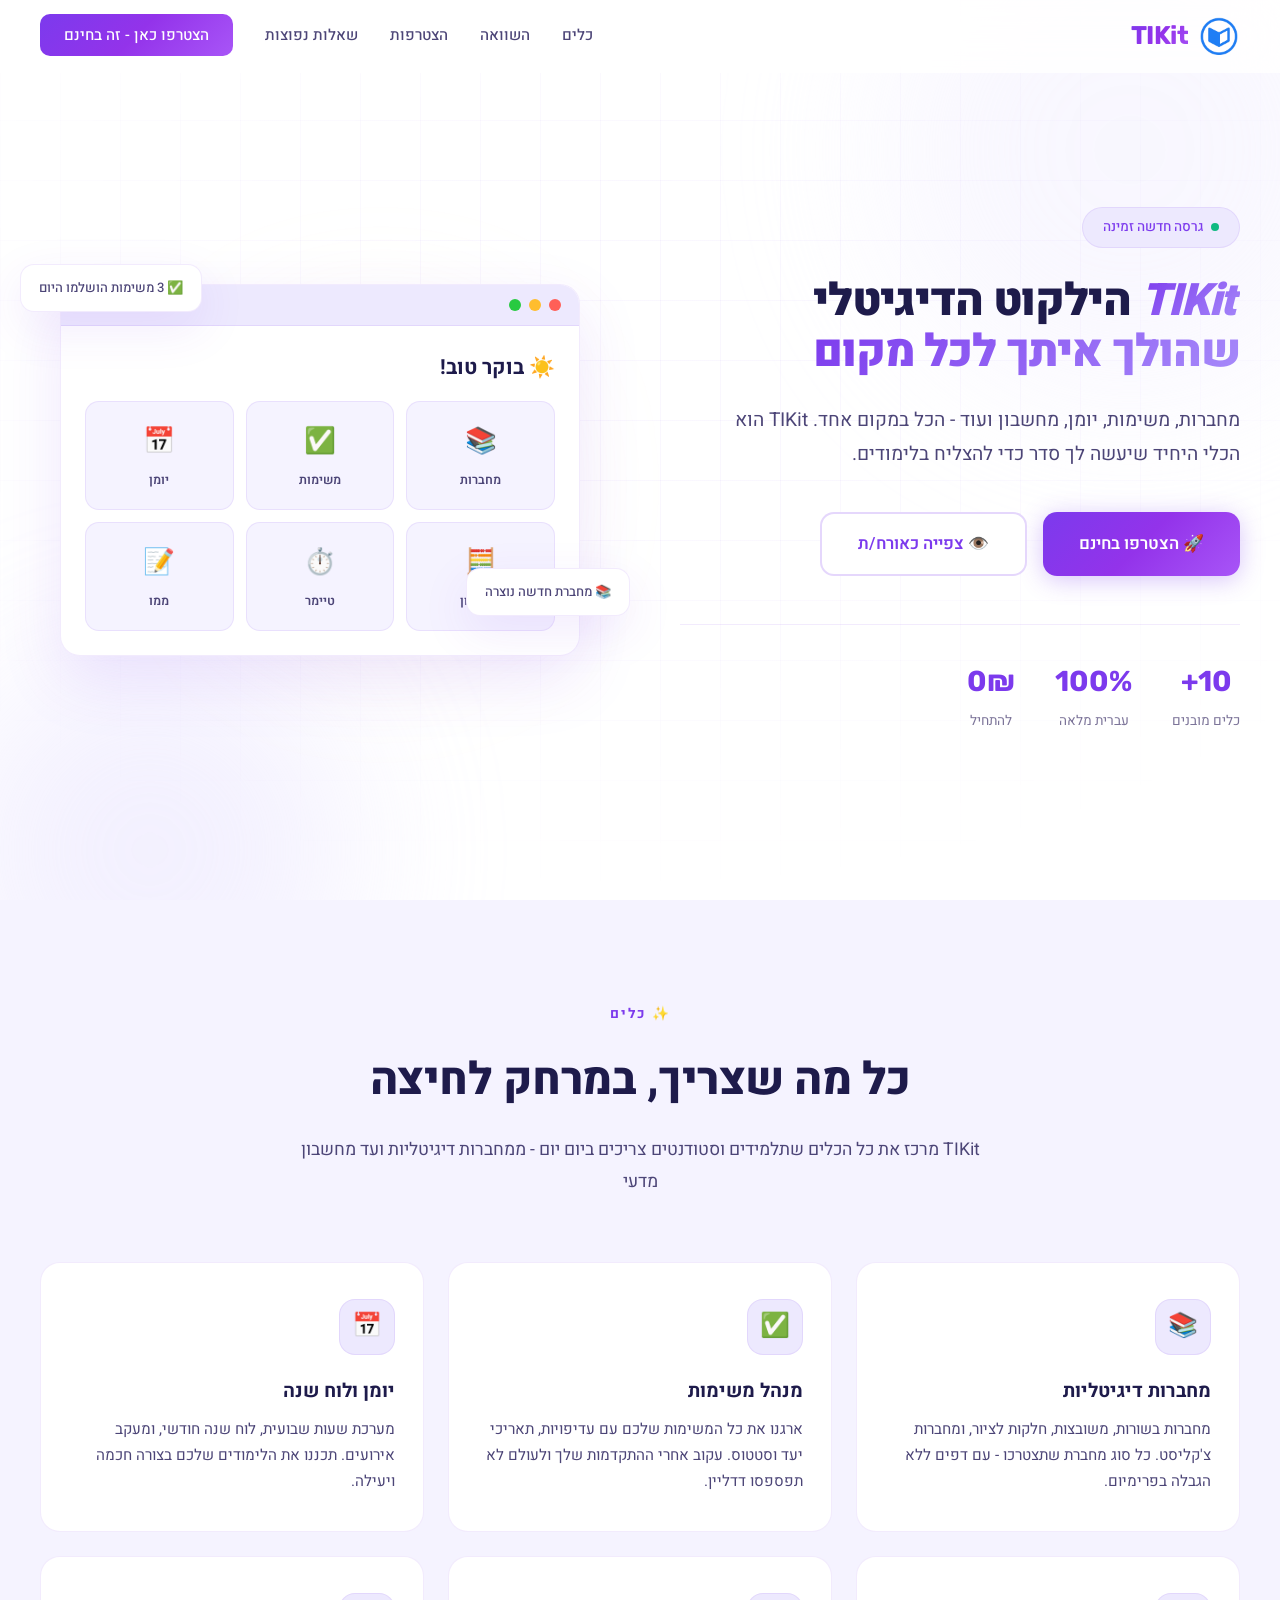
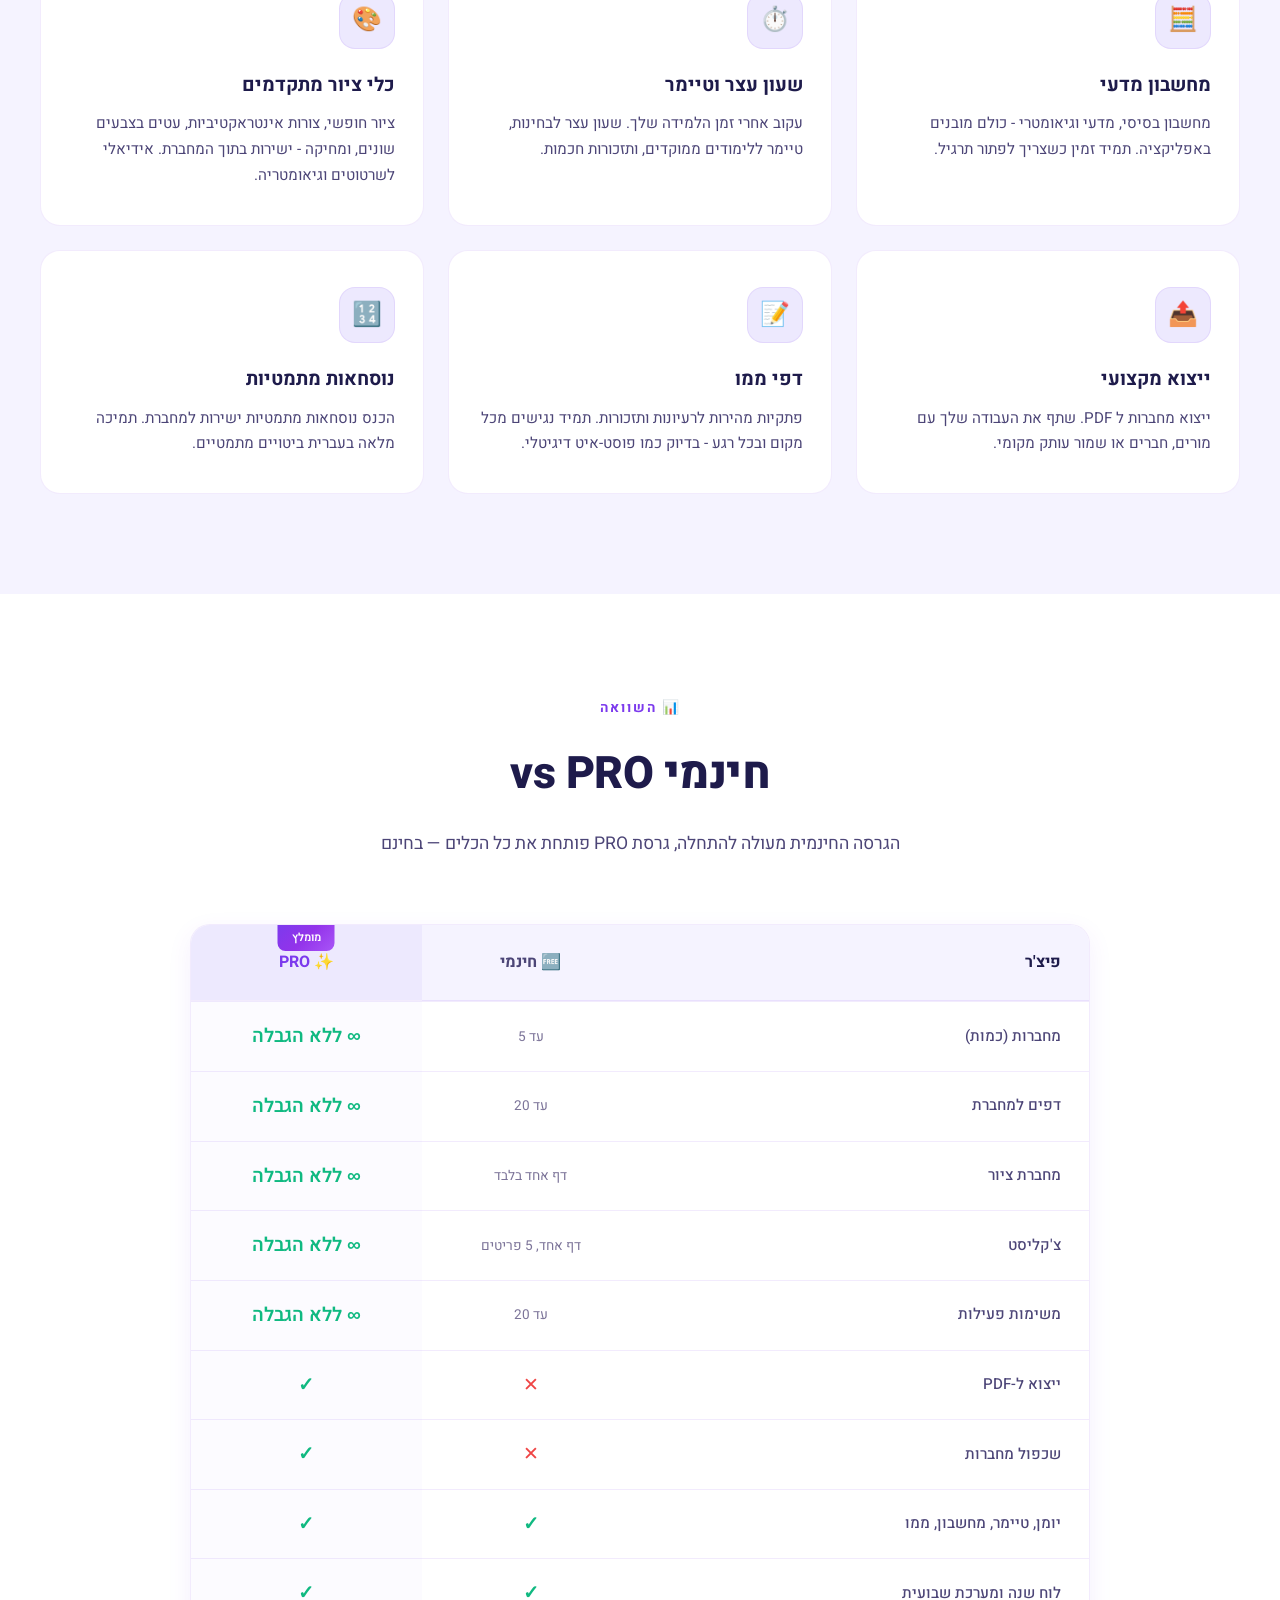
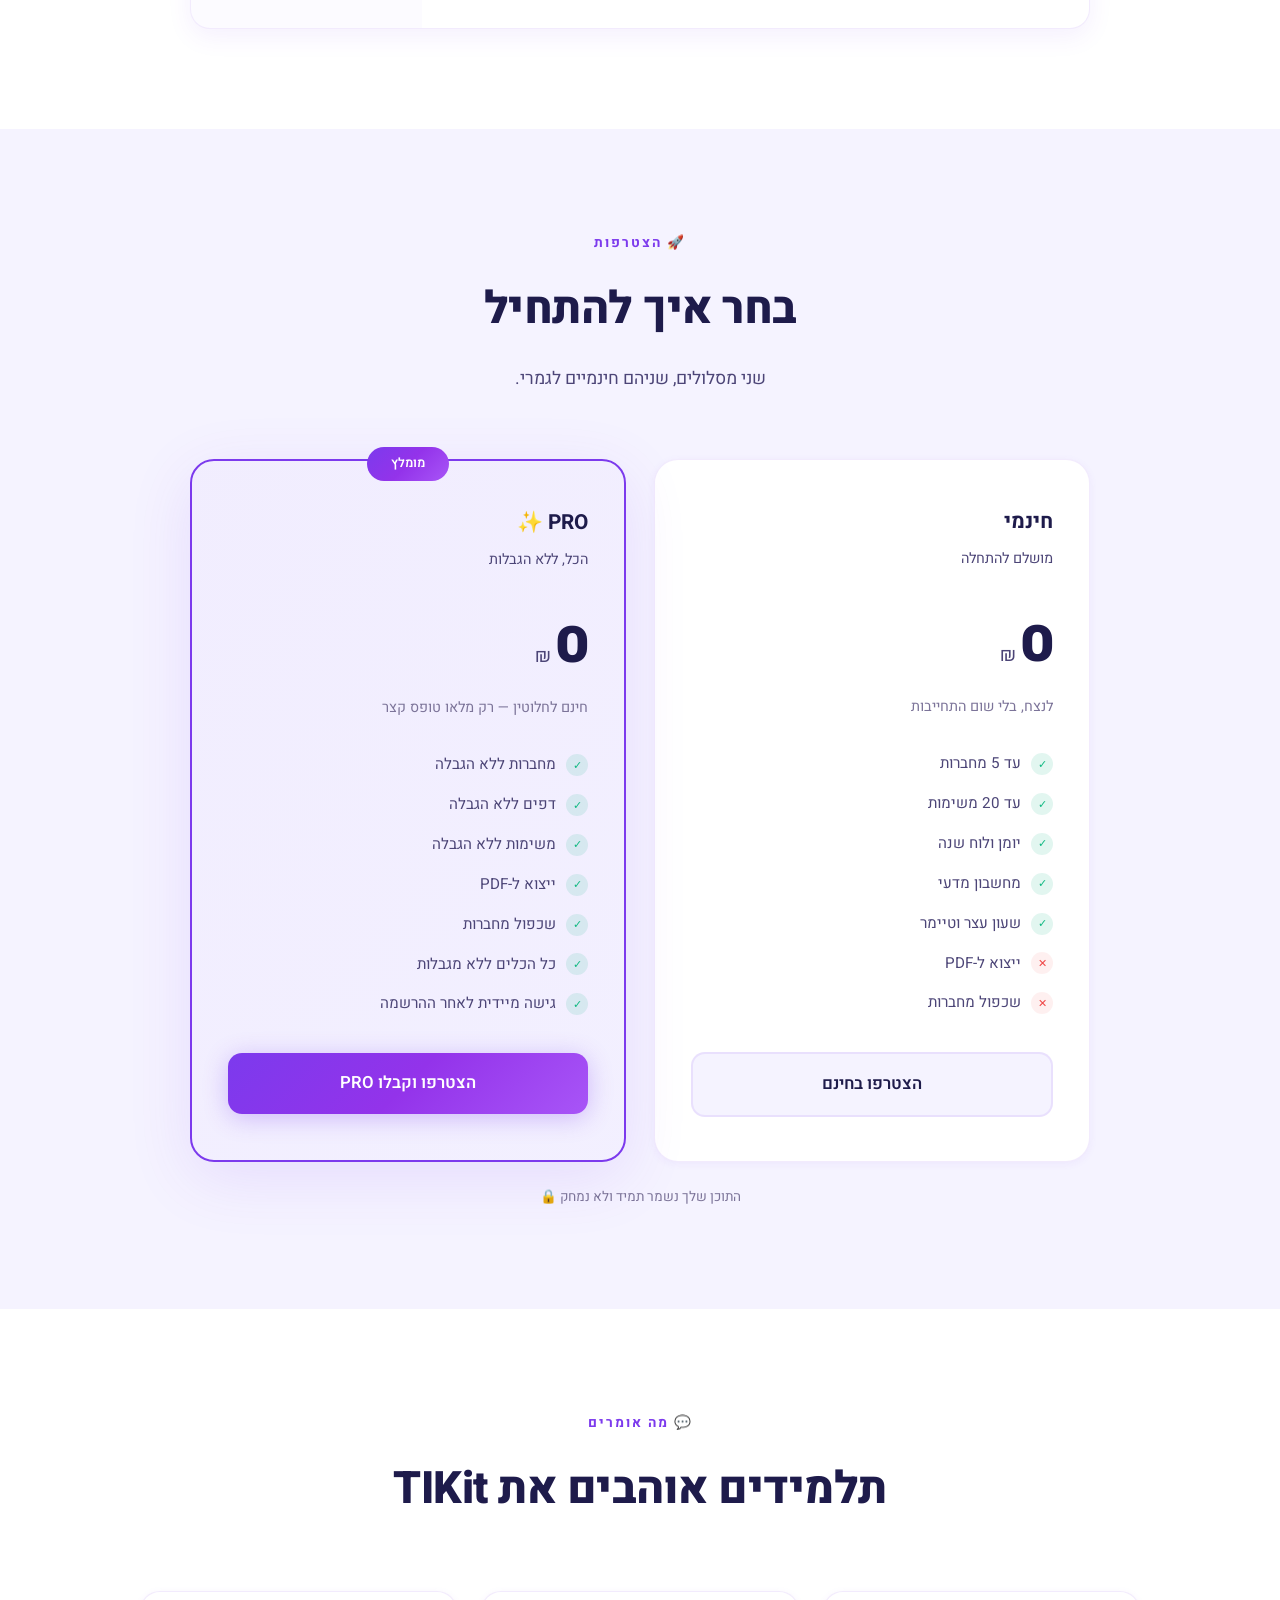
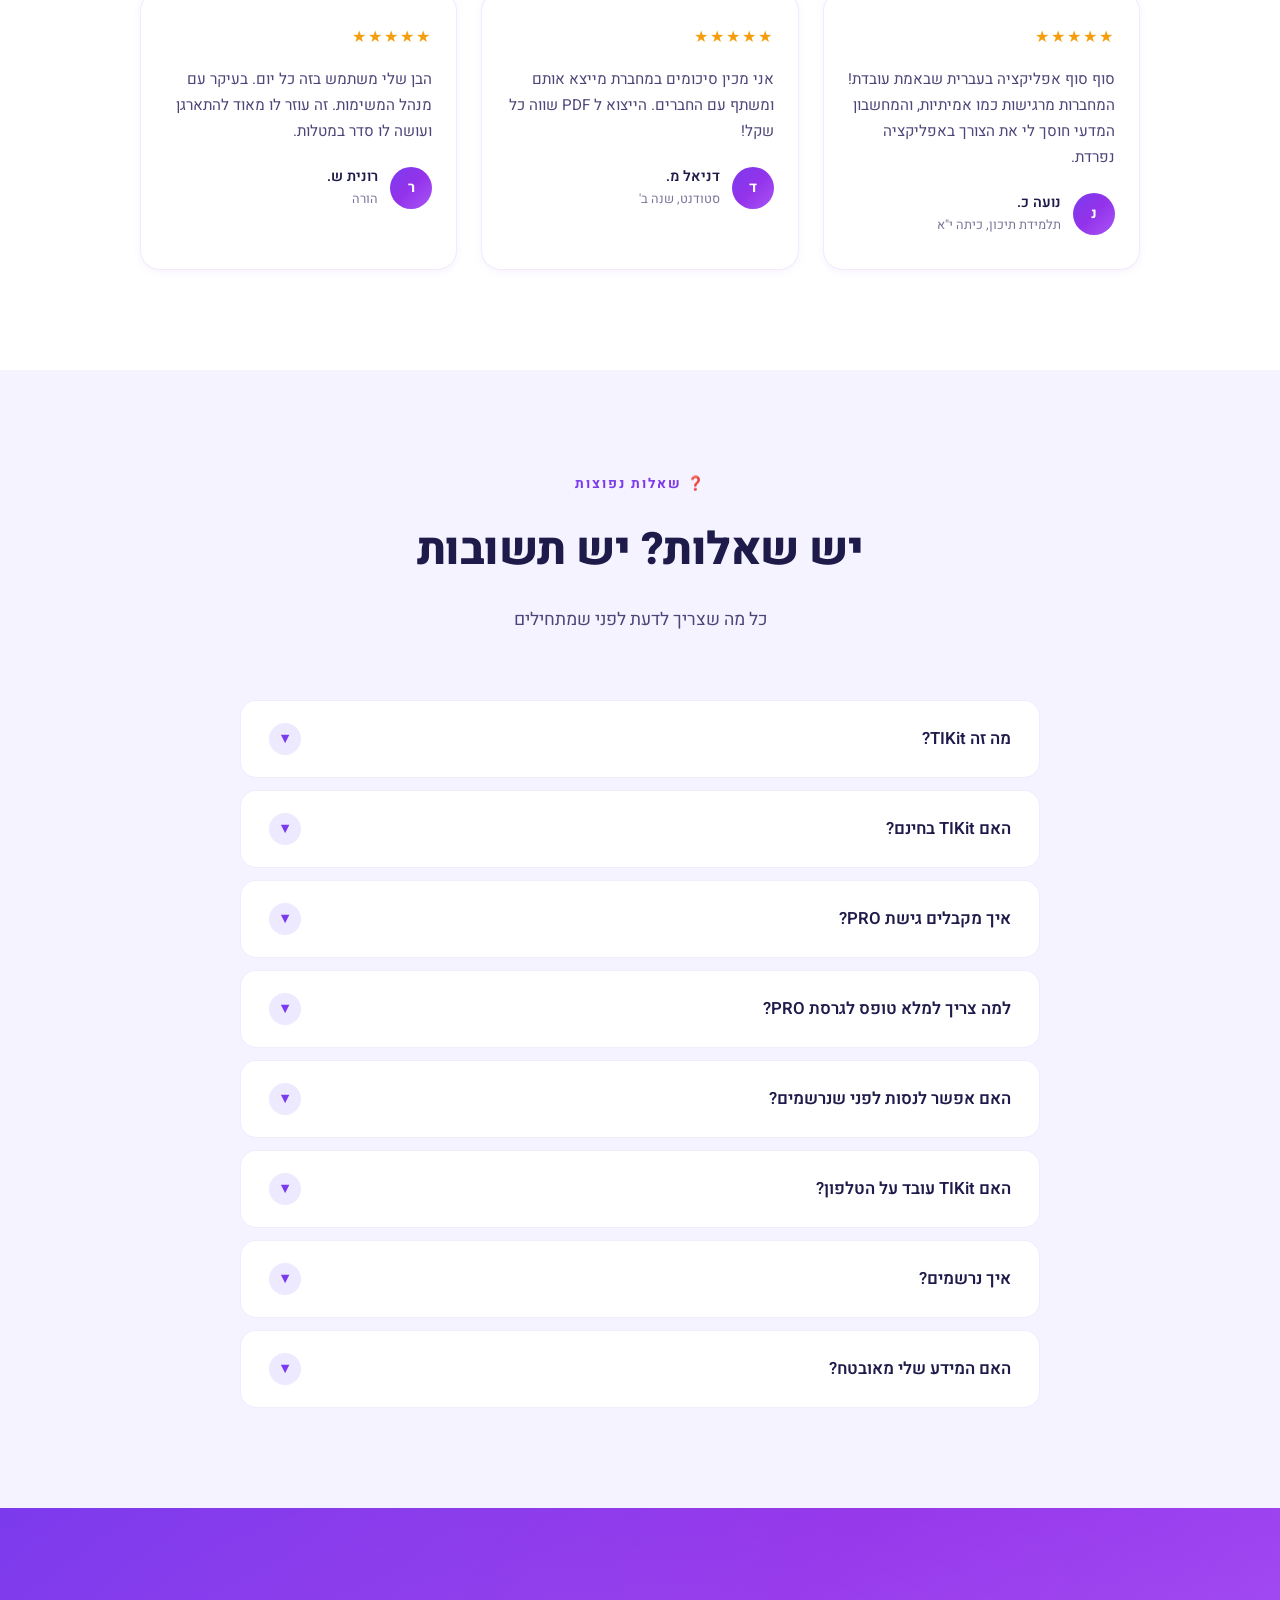
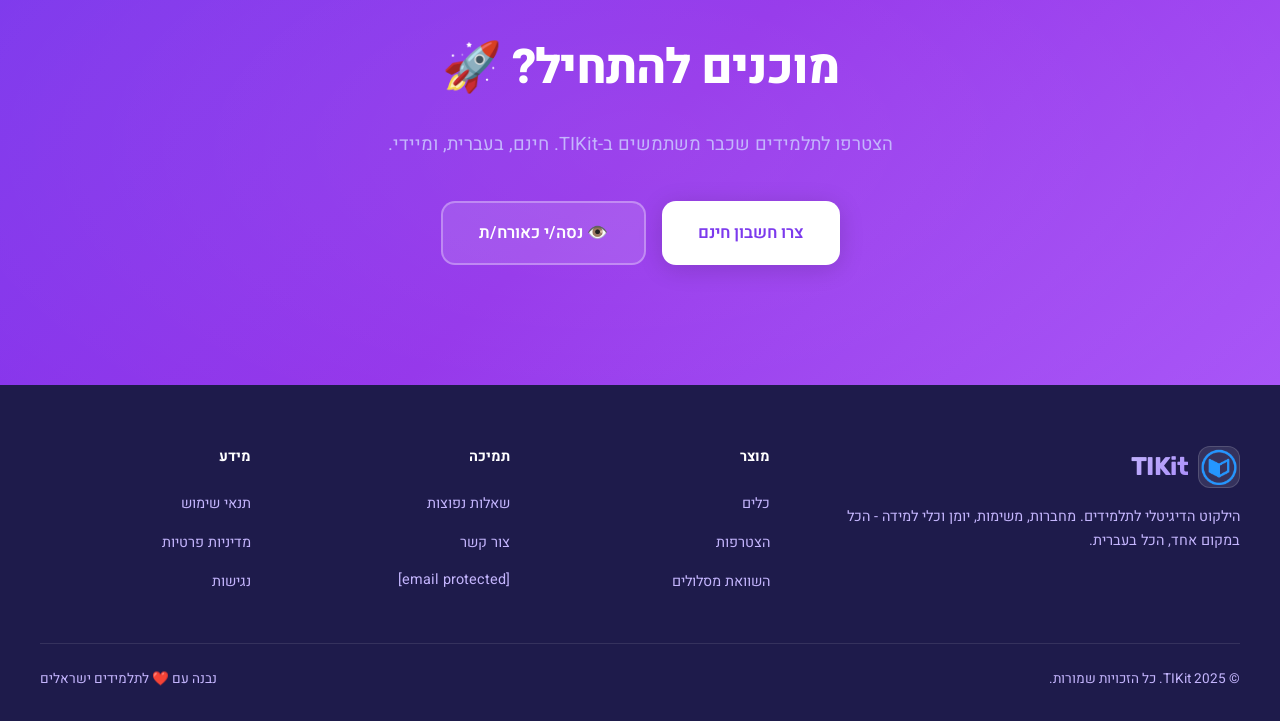
<file: tikit-landing.html>
<!DOCTYPE html>
<html lang="he" dir="rtl">
<head>
    <meta charset="UTF-8">
    <meta name="viewport" content="width=device-width, initial-scale=1.0">
    <title>TIKit - הילקוט החכם שלך</title>

    <!-- Favicon -->
    <link rel="icon" type="image/png" href="logo.png">

    <link href="https://fonts.googleapis.com/css2?family=Heebo:wght@300;400;500;600;700;800;900&family=Rubik:wght@300;400;500;600;700&display=swap" rel="stylesheet">
    <style>
        :root {            --primary: #7C3AED;
            --primary-dark: #6D28D9;
            --primary-light: #A78BFA;
            --primary-lighter: #C4B5FD;
            --accent: #F59E0B;
            --accent-light: #FBBF24;

            /* Light-dark scheme */
            --bg-main: #F5F3FF;
            --bg-section: #FFFFFF;
            --bg-alt: #EDE9FE;
            --bg-card: #FFFFFF;
            --bg-card-hover: #FAF5FF;
            --bg-nav: rgba(255, 255, 255, 0.85);
            --bg-nav-scrolled: rgba(255, 255, 255, 0.97);
            --bg-footer: #1E1B4B;
            --bg-footer-2: #312E81;

            --text-primary: #1E1B4B;
            --text-secondary: #4C4577;
            --text-muted: #7C7499;
            --text-on-dark: #F5F3FF;
            --text-on-dark-secondary: #C4B5FD;

            --surface: rgba(124, 58, 237, 0.04);
            --border: rgba(124, 58, 237, 0.1);
            --border-strong: rgba(124, 58, 237, 0.2);
            --glow: rgba(124, 58, 237, 0.08);
            --success: #10B981;
            --gradient-1: linear-gradient(135deg, #7C3AED, #A78BFA, #F59E0B);
            --gradient-2: linear-gradient(135deg, #7C3AED 0%, #9333EA 50%, #A855F7 100%);
            --gradient-soft: linear-gradient(135deg, #EDE9FE, #F5F3FF, #FEF3C7);

            --shadow-sm: 0 2px 8px rgba(124, 58, 237, 0.06);
            --shadow-md: 0 8px 24px rgba(124, 58, 237, 0.08);
            --shadow-lg: 0 16px 48px rgba(124, 58, 237, 0.1);
            --shadow-xl: 0 24px 64px rgba(124, 58, 237, 0.12);
        }

        * {
            margin: 0;
            padding: 0;
            box-sizing: border-box;
        }

        html {
            scroll-behavior: smooth;
        }

        body {
            font-family: 'Heebo', sans-serif;
            background: var(--bg-main);
            color: var(--text-primary);
            overflow-x: hidden;
            line-height: 1.7;
        }

        /* === NAVIGATION === */
        nav {
            position: fixed;
            top: 0;
            left: 0;
            right: 0;
            z-index: 1000;
            padding: 14px 40px;
            display: flex;
            justify-content: space-between;
            align-items: center;
            transition: all 0.4s ease;
            backdrop-filter: blur(20px);
            background: var(--bg-nav);
            border-bottom: 1px solid transparent;
        }

        nav.scrolled {
            background: var(--bg-nav-scrolled);
            border-bottom: 1px solid var(--border);
            box-shadow: var(--shadow-sm);
        }

        .nav-logo {
            display: flex;
            align-items: center;
            gap: 10px;
            text-decoration: none;
        }

        .nav-logo-icon {
            width: 42px;
            height: 42px;
            border-radius: 12px;
            object-fit: contain;
        }

        .nav-logo-text {
            font-family: 'Rubik', sans-serif;
            font-size: 1.6rem;
            font-weight: 700;
            background: var(--gradient-2);
            -webkit-background-clip: text;
            -webkit-text-fill-color: transparent;
            letter-spacing: -0.5px;
        }

        .nav-links {
            display: flex;
            gap: 32px;
            align-items: center;
            list-style: none;
        }

        .nav-links a {
            color: var(--text-secondary);
            text-decoration: none;
            font-size: 0.95rem;
            font-weight: 500;
            transition: color 0.3s;
            position: relative;
        }

        .nav-links a:hover {
            color: var(--primary);
        }

        .nav-links a::after {
            content: '';
            position: absolute;
            bottom: -4px;
            right: 0;
            width: 0;
            height: 2px;
            background: var(--primary);
            transition: width 0.3s ease;
        }

        .nav-links a:hover::after {
            width: 100%;
        }

        .nav-cta {
            background: var(--gradient-2) !important;
            color: white !important;
            padding: 10px 24px;
            border-radius: 10px;
            font-weight: 600;
            transition: transform 0.3s, box-shadow 0.3s !important;
            border: none;
            cursor: pointer;
        }

        .nav-cta:hover {
            transform: translateY(-2px);
            box-shadow: 0 6px 24px rgba(124, 58, 237, 0.35);
        }

        .nav-cta::after {
            display: none !important;
        }

        .mobile-menu-btn {
            display: none;
            background: none;
            border: none;
            color: var(--text-primary);
            font-size: 1.5rem;
            cursor: pointer;
            padding: 8px;
        }

        /* === HERO SECTION === */
        .hero {
            min-height: 100vh;
            display: flex;
            align-items: center;
            justify-content: center;
            position: relative;
            padding: 120px 40px 80px;
            overflow: hidden;
            background: var(--bg-section);
        }

        .hero-bg-shapes {
            position: absolute;
            inset: 0;
            overflow: hidden;
            pointer-events: none;
        }

        .hero-bg-shapes .shape {
            position: absolute;
            border-radius: 50%;
            filter: blur(80px);
            opacity: 0.35;
        }

        .hero-bg-shapes .shape-1 {
            width: 500px;
            height: 500px;
            background: #EDE9FE;
            top: -100px;
            right: -100px;
        }

        .hero-bg-shapes .shape-2 {
            width: 400px;
            height: 400px;
            background: #DDD6FE;
            bottom: -150px;
            left: -50px;
        }

        .hero-bg-shapes .shape-3 {
            width: 250px;
            height: 250px;
            background: #FEF3C7;
            top: 40%;
            left: 20%;
        }

        .hero-bg-grid {
            position: absolute;
            inset: 0;
            background-image: 
                linear-gradient(rgba(124, 58, 237, 0.04) 1px, transparent 1px),
                linear-gradient(90deg, rgba(124, 58, 237, 0.04) 1px, transparent 1px);
            background-size: 60px 60px;
            mask-image: radial-gradient(ellipse 70% 60% at 50% 40%, black 30%, transparent 100%);
        }

        .hero-content {
            max-width: 1200px;
            width: 100%;
            display: grid;
            grid-template-columns: 1fr 1fr;
            gap: 80px;
            align-items: center;
            position: relative;
            z-index: 1;
        }

        .hero-text {
            animation: fadeInRight 1s ease;
        }

        .hero-badge {
            display: inline-flex;
            align-items: center;
            gap: 8px;
            background: var(--bg-alt);
            border: 1px solid var(--border);
            border-radius: 100px;
            padding: 8px 20px;
            font-size: 0.85rem;
            color: var(--primary);
            margin-bottom: 28px;
            font-weight: 500;
        }

        .hero-badge-dot {
            width: 8px;
            height: 8px;
            background: var(--success);
            border-radius: 50%;
            animation: pulse 2s infinite;
        }

        @keyframes pulse {
            0%, 100% { opacity: 1; transform: scale(1); }
            50% { opacity: 0.5; transform: scale(1.5); }
        }

        .hero-title {
            font-size: clamp(2.5rem, 3.5vw, 3.2rem);
            font-weight: 900;
            line-height: 1.15;
            margin-bottom: 24px;
            letter-spacing: -1px;
            color: var(--text-primary);
        }

        .hero-title-gradient {
            background: var(--gradient-1);
            -webkit-background-clip: text;
            -webkit-text-fill-color: transparent;
            background-size: 200% 200%;
            animation: gradientShift 6s ease infinite;
        }

        .hero-title-logo {
            background: var(--gradient-1);
            -webkit-background-clip: text;
            -webkit-text-fill-color: transparent;
            background-size: 200% 200%;
            animation: gradientShift 6s ease infinite;
            font-style: italic;
            display: inline-block;
            padding-right: 6px;
        }

        @keyframes gradientShift {
            0%, 100% { background-position: 0% 50%; }
            50% { background-position: 100% 50%; }
        }

        .hero-desc {
            font-size: 1.2rem;
            color: var(--text-secondary);
            margin-bottom: 40px;
            max-width: 520px;
            line-height: 1.8;
        }

        .hero-actions {
            display: flex;
            gap: 16px;
            flex-wrap: wrap;
        }

        .btn {
            display: inline-flex;
            align-items: center;
            gap: 10px;
            padding: 16px 36px;
            border-radius: 14px;
            font-size: 1.05rem;
            font-weight: 600;
            text-decoration: none;
            transition: all 0.3s ease;
            cursor: pointer;
            border: none;
            font-family: inherit;
        }

        .btn-primary {
            background: var(--gradient-2);
            color: white;
            box-shadow: 0 4px 24px rgba(124, 58, 237, 0.3);
        }

        .btn-primary:hover {
            transform: translateY(-3px);
            box-shadow: 0 8px 32px rgba(124, 58, 237, 0.45);
        }

        .btn-ghost {
            background: white;
            color: var(--primary);
            border: 2px solid var(--border-strong);
        }

        .btn-ghost:hover {
            background: var(--bg-alt);
            border-color: var(--primary);
        }

        .hero-stats {
            display: flex;
            gap: 40px;
            margin-top: 48px;
            padding-top: 32px;
            border-top: 1px solid var(--border);
        }

        .hero-stat {
            text-align: center;
        }

        .hero-stat-number {
            font-family: 'Rubik', sans-serif;
            font-size: 1.8rem;
            font-weight: 700;
            color: var(--primary);
        }

        .hero-stat-label {
            font-size: 0.85rem;
            color: var(--text-muted);
            margin-top: 4px;
        }

        /* Hero Visual */
        .hero-visual {
            position: relative;
            animation: fadeInLeft 1s ease 0.3s both;
        }

        .hero-mockup {
            position: relative;
            width: 100%;
            max-width: 520px;
            margin: 0 auto;
        }

        .mockup-window {
            background: white;
            border: 1px solid var(--border);
            border-radius: 20px;
            overflow: hidden;
            box-shadow: var(--shadow-xl);
        }

        .mockup-topbar {
            display: flex;
            align-items: center;
            gap: 8px;
            padding: 14px 18px;
            background: var(--bg-alt);
            border-bottom: 1px solid var(--border);
        }

        .mockup-dot {
            width: 12px;
            height: 12px;
            border-radius: 50%;
        }

        .mockup-dot:nth-child(1) { background: #FF5F57; }
        .mockup-dot:nth-child(2) { background: #FFBD2E; }
        .mockup-dot:nth-child(3) { background: #28CA41; }

        .mockup-body {
            padding: 24px;
            min-height: 320px;
            display: flex;
            flex-direction: column;
            gap: 16px;
        }

        .mockup-greeting {
            font-size: 1.3rem;
            font-weight: 700;
            color: var(--text-primary);
        }

        .mockup-tools {
            display: grid;
            grid-template-columns: repeat(3, 1fr);
            gap: 12px;
        }

        .mockup-tool {
            background: var(--bg-main);
            border: 1px solid var(--border);
            border-radius: 14px;
            padding: 18px 12px;
            text-align: center;
            transition: all 0.3s ease;
        }

        .mockup-tool:hover {
            border-color: var(--primary-light);
            background: var(--bg-alt);
            transform: translateY(-3px);
            box-shadow: var(--shadow-md);
        }

        .mockup-tool-icon {
            font-size: 1.6rem;
            margin-bottom: 6px;
        }

        .mockup-tool-label {
            font-size: 0.78rem;
            color: var(--text-secondary);
            font-weight: 600;
        }

        .mockup-float {
            position: absolute;
            background: white;
            border: 1px solid var(--border);
            border-radius: 14px;
            padding: 12px 18px;
            font-size: 0.82rem;
            box-shadow: var(--shadow-lg);
            animation: float 4s ease-in-out infinite;
            font-weight: 500;
            color: var(--text-secondary);
        }

        .mockup-float-1 {
            top: -20px;
            left: -40px;
            animation-delay: 0s;
        }

        .mockup-float-2 {
            bottom: 40px;
            right: -50px;
            animation-delay: 2s;
        }

        @keyframes float {
            0%, 100% { transform: translateY(0); }
            50% { transform: translateY(-12px); }
        }

        @keyframes fadeInRight {
            from { opacity: 0; transform: translateX(30px); }
            to { opacity: 1; transform: translateX(0); }
        }

        @keyframes fadeInLeft {
            from { opacity: 0; transform: translateX(-30px); }
            to { opacity: 1; transform: translateX(0); }
        }

        /* === SECTIONS === */
        .section {
            padding: 100px 40px;
            position: relative;
            z-index: 1;
        }

        .section-white { background: var(--bg-section); }
        .section-tinted { background: var(--bg-main); }
        .section-purple {
            background: var(--gradient-2);
            color: white;
        }

        .section-header {
            text-align: center;
            max-width: 700px;
            margin: 0 auto 64px;
        }

        .section-label {
            display: inline-flex;
            align-items: center;
            gap: 8px;
            font-size: 0.85rem;
            font-weight: 700;
            color: var(--primary);
            text-transform: uppercase;
            letter-spacing: 2px;
            margin-bottom: 16px;
        }

        .section-purple .section-label {
            color: var(--primary-lighter);
        }

        .section-title {
            font-size: clamp(1.8rem, 3.5vw, 2.8rem);
            font-weight: 800;
            margin-bottom: 16px;
            letter-spacing: -0.5px;
        }

        .section-desc {
            font-size: 1.1rem;
            color: var(--text-secondary);
            line-height: 1.8;
        }

        .section-purple .section-desc {
            color: var(--text-on-dark-secondary);
        }

        /* === FEATURES === */
        .features-grid {
            max-width: 1200px;
            margin: 0 auto;
            display: grid;
            grid-template-columns: repeat(3, 1fr);
            gap: 24px;
        }

        .feature-card {
            background: var(--bg-card);
            border: 1px solid var(--border);
            border-radius: 20px;
            padding: 36px 28px;
            transition: all 0.4s ease;
            position: relative;
            overflow: hidden;
        }

        .feature-card::before {
            content: '';
            position: absolute;
            top: 0;
            right: 0;
            left: 0;
            height: 3px;
            background: var(--gradient-2);
            opacity: 0;
            transition: opacity 0.4s ease;
        }

        .feature-card:hover {
            border-color: var(--border-strong);
            transform: translateY(-4px);
            box-shadow: var(--shadow-lg);
            background: var(--bg-card-hover);
        }

        .feature-card:hover::before {
            opacity: 1;
        }

        .feature-icon {
            width: 56px;
            height: 56px;
            border-radius: 16px;
            display: flex;
            align-items: center;
            justify-content: center;
            font-size: 1.5rem;
            margin-bottom: 20px;
            background: var(--bg-alt);
            border: 1px solid var(--border);
        }

        .feature-title {
            font-size: 1.2rem;
            font-weight: 700;
            margin-bottom: 10px;
            color: var(--text-primary);
        }

        .feature-desc {
            font-size: 0.95rem;
            color: var(--text-secondary);
            line-height: 1.7;
        }

        /* === COMPARISON TABLE === */
        .comparison-table {
            max-width: 900px;
            margin: 0 auto;
            border-radius: 20px;
            overflow: hidden;
            border: 1px solid var(--border);
            background: var(--bg-card);
            box-shadow: var(--shadow-md);
        }

        .comparison-table table {
            width: 100%;
            border-collapse: collapse;
        }

        .comparison-table thead th {
            padding: 24px 28px;
            font-size: 1rem;
            font-weight: 700;
            text-align: center;
            border-bottom: 2px solid var(--border);
            background: var(--bg-main);
        }

        .comparison-table thead th:first-child {
            text-align: right;
            width: 50%;
        }

        .comparison-table thead th:nth-child(2) {
            color: var(--text-secondary);
        }

        .comparison-table thead th:nth-child(3) {
            background: var(--bg-alt);
            color: var(--primary);
            position: relative;
        }

        .th-badge {
            position: absolute;
            top: -1px;
            left: 50%;
            transform: translateX(-50%);
            background: var(--gradient-2);
            color: white;
            font-size: 0.7rem;
            padding: 4px 14px;
            border-radius: 0 0 8px 8px;
            font-weight: 600;
        }

        .comparison-table tbody td {
            padding: 18px 28px;
            border-bottom: 1px solid var(--border);
            font-size: 0.95rem;
        }

        .comparison-table tbody td:first-child {
            color: var(--text-secondary);
            font-weight: 500;
        }

        .comparison-table tbody td:nth-child(2),
        .comparison-table tbody td:nth-child(3) {
            text-align: center;
        }

        .comparison-table tbody td:nth-child(3) {
            background: rgba(124, 58, 237, 0.02);
        }

        .comparison-table tbody tr:last-child td {
            border-bottom: none;
        }

        .comparison-table tbody tr:hover {
            background: var(--bg-main);
        }

        .check { color: var(--success); font-size: 1.2rem; font-weight: 600; }
        .cross { color: #EF4444; font-size: 1.2rem; }
        .limit { color: var(--text-muted); font-size: 0.85rem; }

        /* === PRICING === */
        .pricing-cards {
            max-width: 900px;
            margin: 0 auto;
            display: grid;
            grid-template-columns: repeat(2, 1fr);
            gap: 28px;
        }

        .pricing-card {
            background: var(--bg-card);
            border: 1px solid var(--border);
            border-radius: 24px;
            padding: 44px 36px;
            position: relative;
            transition: all 0.4s ease;
            box-shadow: var(--shadow-sm);
        }

        .pricing-card:hover {
            transform: translateY(-4px);
            box-shadow: var(--shadow-lg);
        }

        .pricing-card.featured {
            border-color: var(--primary);
            border-width: 2px;
            background: linear-gradient(135deg, rgba(124, 58, 237, 0.03), rgba(167, 139, 250, 0.03));
            box-shadow: 0 16px 64px rgba(124, 58, 237, 0.12);
        }

        .pricing-popular {
            position: absolute;
            top: -14px;
            left: 50%;
            transform: translateX(-50%);
            background: var(--gradient-2);
            color: white;
            padding: 6px 24px;
            border-radius: 100px;
            font-size: 0.8rem;
            font-weight: 600;
        }

        .pricing-name {
            font-size: 1.3rem;
            font-weight: 700;
            margin-bottom: 8px;
        }

        .pricing-desc {
            font-size: 0.9rem;
            color: var(--text-secondary);
            margin-bottom: 28px;
        }

        .pricing-price {
            display: flex;
            align-items: baseline;
            gap: 4px;
            margin-bottom: 8px;
        }

        .pricing-amount {
            font-family: 'Rubik', sans-serif;
            font-size: 3.2rem;
            font-weight: 700;
            letter-spacing: -2px;
            color: var(--text-primary);
        }

        .pricing-currency {
            font-size: 1.2rem;
            color: var(--text-secondary);
        }

        .pricing-period {
            font-size: 0.9rem;
            color: var(--text-muted);
            margin-bottom: 32px;
        }

        .pricing-features {
            list-style: none;
            margin-bottom: 36px;
            display: flex;
            flex-direction: column;
            gap: 14px;
        }

        .pricing-features li {
            display: flex;
            align-items: center;
            gap: 10px;
            font-size: 0.95rem;
            color: var(--text-secondary);
        }

        .pricing-features li .icon {
            flex-shrink: 0;
            width: 22px;
            height: 22px;
            border-radius: 50%;
            display: flex;
            align-items: center;
            justify-content: center;
            font-size: 0.7rem;
        }

        .pricing-features li .icon.yes {
            background: rgba(16, 185, 129, 0.12);
            color: var(--success);
        }

        .pricing-features li .icon.no {
            background: rgba(239, 68, 68, 0.08);
            color: #EF4444;
        }

        .pricing-btn {
            width: 100%;
            padding: 16px;
            border-radius: 14px;
            font-size: 1.05rem;
            font-weight: 600;
            cursor: pointer;
            transition: all 0.3s ease;
            font-family: inherit;
            text-align: center;
            text-decoration: none;
            display: block;
        }

        .pricing-btn-free {
            background: var(--bg-main);
            border: 2px solid var(--border);
            color: var(--text-primary);
        }

        .pricing-btn-free:hover {
            border-color: var(--primary);
            background: var(--bg-alt);
        }

        .pricing-btn-pro {
            background: var(--gradient-2);
            border: none;
            color: white;
            box-shadow: 0 4px 24px rgba(124, 58, 237, 0.3);
        }

        .pricing-btn-pro:hover {
            transform: translateY(-2px);
            box-shadow: 0 8px 32px rgba(124, 58, 237, 0.45);
        }

        .pricing-note {
            text-align: center;
            margin-top: 24px;
            font-size: 0.85rem;
            color: var(--text-muted);
        }

        .pricing-toggle {
            display: flex;
            align-items: center;
            justify-content: center;
            gap: 16px;
            margin-bottom: 48px;
        }

        .pricing-toggle-label {
            font-size: 0.95rem;
            color: var(--text-muted);
            cursor: pointer;
            transition: all 0.3s;
        }

        .pricing-toggle-label.active {
            color: var(--text-primary);
            font-weight: 600;
        }

        .toggle-switch {
            width: 52px;
            height: 28px;
            background: var(--bg-alt);
            border-radius: 100px;
            position: relative;
            cursor: pointer;
            border: 2px solid var(--border);
            transition: all 0.3s;
        }

        .toggle-switch.active {
            background: var(--primary);
            border-color: var(--primary);
        }

        .toggle-switch::after {
            content: '';
            position: absolute;
            width: 20px;
            height: 20px;
            border-radius: 50%;
            background: white;
            top: 2px;
            right: 3px;
            transition: transform 0.3s ease;
            box-shadow: 0 2px 4px rgba(0,0,0,0.15);
        }

        .toggle-switch.active::after {
            transform: translateX(-23px);
        }

        .pricing-save {
            background: rgba(16, 185, 129, 0.12);
            color: var(--success);
            font-size: 0.75rem;
            padding: 3px 10px;
            border-radius: 100px;
            font-weight: 600;
        }

        /* === FAQ === */
        .faq-container {
            max-width: 800px;
            margin: 0 auto;
            display: flex;
            flex-direction: column;
            gap: 12px;
        }

        .faq-item {
            background: var(--bg-card);
            border: 1px solid var(--border);
            border-radius: 16px;
            overflow: hidden;
            transition: all 0.3s ease;
        }

        .faq-item:hover {
            border-color: var(--border-strong);
        }

        .faq-item.active {
            border-color: var(--primary-light);
            box-shadow: var(--shadow-md);
        }

        .faq-question {
            padding: 22px 28px;
            display: flex;
            justify-content: space-between;
            align-items: center;
            cursor: pointer;
            font-size: 1.05rem;
            font-weight: 600;
            color: var(--text-primary);
            transition: all 0.3s;
            gap: 16px;
        }

        .faq-question:hover {
            color: var(--primary);
        }

        .faq-arrow {
            flex-shrink: 0;
            width: 32px;
            height: 32px;
            border-radius: 50%;
            background: var(--bg-alt);
            display: flex;
            align-items: center;
            justify-content: center;
            font-size: 0.9rem;
            transition: all 0.4s ease;
            color: var(--primary);
        }

        .faq-item.active .faq-arrow {
            transform: rotate(180deg);
            background: var(--primary);
            color: white;
        }

        .faq-answer {
            max-height: 0;
            overflow: hidden;
            transition: max-height 0.4s ease, padding 0.4s ease;
        }

        .faq-item.active .faq-answer {
            max-height: 300px;
        }

        .faq-answer-inner {
            padding: 0 28px 24px;
            font-size: 0.95rem;
            color: var(--text-secondary);
            line-height: 1.8;
        }

        /* === TESTIMONIALS === */
        .testimonials-grid {
            max-width: 1000px;
            margin: 0 auto;
            display: grid;
            grid-template-columns: repeat(3, 1fr);
            gap: 24px;
        }

        .testimonial-card {
            background: var(--bg-card);
            border: 1px solid var(--border);
            border-radius: 20px;
            padding: 32px 24px;
            box-shadow: var(--shadow-sm);
            transition: all 0.3s ease;
        }

        .testimonial-card:hover {
            transform: translateY(-3px);
            box-shadow: var(--shadow-md);
        }

        .testimonial-stars {
            color: #F59E0B;
            font-size: 1rem;
            margin-bottom: 16px;
            letter-spacing: 2px;
        }

        .testimonial-text {
            font-size: 0.95rem;
            color: var(--text-secondary);
            line-height: 1.7;
            margin-bottom: 20px;
        }

        .testimonial-author {
            display: flex;
            align-items: center;
            gap: 12px;
        }

        .testimonial-avatar {
            width: 42px;
            height: 42px;
            border-radius: 50%;
            background: var(--gradient-2);
            display: flex;
            align-items: center;
            justify-content: center;
            font-weight: 700;
            font-size: 0.9rem;
            color: white;
        }

        .testimonial-name {
            font-size: 0.9rem;
            font-weight: 600;
        }

        .testimonial-role {
            font-size: 0.8rem;
            color: var(--text-muted);
        }

        /* === CTA SECTION === */
        .cta-section {
            text-align: center;
            padding: 120px 40px;
            position: relative;
            background: var(--gradient-2);
            color: white;
            overflow: hidden;
        }

        .cta-section::before {
            content: '';
            position: absolute;
            top: -50%;
            left: -25%;
            width: 150%;
            height: 200%;
            background: radial-gradient(ellipse at center, rgba(255,255,255,0.08) 0%, transparent 60%);
            pointer-events: none;
        }

        .cta-title {
            font-size: clamp(2rem, 4vw, 3rem);
            font-weight: 800;
            margin-bottom: 20px;
            letter-spacing: -1px;
            position: relative;
            z-index: 1;
        }

        .cta-desc {
            font-size: 1.15rem;
            color: var(--text-on-dark-secondary);
            margin-bottom: 40px;
            max-width: 550px;
            margin-left: auto;
            margin-right: auto;
            position: relative;
            z-index: 1;
        }

        .cta-section .btn-primary {
            background: white;
            color: var(--primary);
            box-shadow: 0 4px 24px rgba(0, 0, 0, 0.15);
        }

        .cta-section .btn-primary:hover {
            box-shadow: 0 8px 32px rgba(0, 0, 0, 0.25);
        }

        .cta-section .btn-ghost {
            background: rgba(255, 255, 255, 0.12);
            border: 2px solid rgba(255, 255, 255, 0.3);
            color: white;
        }

        .cta-section .btn-ghost:hover {
            background: rgba(255, 255, 255, 0.2);
            border-color: white;
        }

        /* === FOOTER === */
        footer {
            background: var(--bg-footer);
            color: var(--text-on-dark);
            padding: 60px 40px 30px;
        }

        .footer-content {
            max-width: 1200px;
            margin: 0 auto;
            display: grid;
            grid-template-columns: 2fr 1fr 1fr 1fr;
            gap: 48px;
            margin-bottom: 48px;
        }

        .footer-brand-desc {
            font-size: 0.9rem;
            color: var(--text-on-dark-secondary);
            margin-top: 16px;
            line-height: 1.7;
        }

        .footer-logo .nav-logo-icon {
            background: rgba(255, 255, 255, 0.1);
            border: 1px solid rgba(255, 255, 255, 0.15);
        }

        .footer-title {
            font-size: 0.9rem;
            font-weight: 700;
            margin-bottom: 20px;
            color: white;
        }

        .footer-links {
            list-style: none;
            display: flex;
            flex-direction: column;
            gap: 12px;
        }

        .footer-links a {
            color: var(--text-on-dark-secondary);
            text-decoration: none;
            font-size: 0.9rem;
            transition: color 0.3s;
        }

        .footer-links a:hover {
            color: white;
        }

        .footer-bottom {
            max-width: 1200px;
            margin: 0 auto;
            padding-top: 24px;
            border-top: 1px solid rgba(255, 255, 255, 0.1);
            display: flex;
            justify-content: space-between;
            align-items: center;
            font-size: 0.85rem;
            color: var(--text-on-dark-secondary);
        }

        /* === SCROLL ANIMATIONS === */
        .animate-on-scroll {
            transform: translateY(20px);
            transition: all 0.7s ease;
        }

        .animate-on-scroll.visible {
            opacity: 1;
            transform: translateY(0);
        }

        /* === RESPONSIVE === */
        @media (max-width: 1024px) {
            .hero-content {
                grid-template-columns: 1fr;
                gap: 48px;
                text-align: center;
            }

            .hero-title { font-size: clamp(2rem, 5vw, 3rem); }
            .hero-desc { margin: 0 auto 40px; }
            .hero-actions { justify-content: center; }
            .hero-stats { justify-content: center; }
            .hero-visual { order: -1; }
            .hero-mockup { max-width: 420px; }

            .features-grid { grid-template-columns: repeat(2, 1fr); }

            .footer-content { grid-template-columns: repeat(2, 1fr); }
        }

        @media (max-width: 768px) {
            nav { padding: 14px 20px; }
            .hero-title { font-size: clamp(1.6rem, 6vw, 2.2rem); }

            .nav-links {
                display: none;
                position: fixed;
                top: 70px;
                right: 0;
                left: 0;
                bottom: 0;
                background: rgba(255, 255, 255, 0.98);
                flex-direction: column;
                align-items: center;
                justify-content: center;
                gap: 28px;
                backdrop-filter: blur(20px);
            }

            .nav-links.open { display: flex; }
            .mobile-menu-btn { display: block; }

            .hero { padding: 100px 20px 60px; }
            .section { padding: 70px 20px; }

            .features-grid { grid-template-columns: 1fr; }

            .pricing-cards { grid-template-columns: 1fr; max-width: 420px; }
            .testimonials-grid { grid-template-columns: 1fr; max-width: 420px; margin: 0 auto; }

            .comparison-table { overflow-x: auto; }
            .comparison-table table { min-width: 600px; }

            .footer-content { grid-template-columns: 1fr; gap: 32px; }
            .footer-bottom { flex-direction: column; gap: 12px; text-align: center; }

            .hero-stats { gap: 24px; }
            .mockup-float { display: none; }
        }

        @media (max-width: 480px) {
            .hero-actions { flex-direction: column; width: 100%; }
            .btn { width: 100%; justify-content: center; }
        }
    </style>
</head>
<body>
    <!-- Navigation -->
    <nav id="navbar">
        <a href="https://brickyeda.github.io/TIKit/" target="_blank" class="nav-logo">
            <!-- LOGO: Replace src with your logo path -->
            <img src="logo.png" alt="TIKit Logo" class="nav-logo-icon" onerror="this.style.display='none'; this.nextElementSibling.style.display='flex'; ">
            <div class="nav-logo-icon" style="display:none; background: var(--gradient-2); color: white; font-weight: 800; font-size: 22px;">T</div>
            <span class="nav-logo-text">TIKit</span>
        </a>
        <ul class="nav-links" id="navLinks">
            <li><a href="#features">כלים</a></li>
            <li><a href="#comparison">השוואה</a></li>
            <li><a href="#pricing">הצטרפות</a></li>
            <li><a href="#faq">שאלות נפוצות</a></li>
<li><a href="https://brickyeda.github.io/TIKit/" target="_blank" class="nav-cta">הצטרפו כאן - זה בחינם</a></li>
        </ul>
        <button class="mobile-menu-btn" id="mobileMenuBtn" aria-label="תפריט">☰</button>
    </nav>

    <!-- Hero Section -->
    <section class="hero">
        <div class="hero-bg-shapes">
            <div class="shape shape-1"></div>
            <div class="shape shape-2"></div>
            <div class="shape shape-3"></div>
        </div>
        <div class="hero-bg-grid"></div>

        <div class="hero-content">
            <div class="hero-text">
                <div class="hero-badge">
                    <span class="hero-badge-dot"></span>
                    גרסה חדשה זמינה
                </div>
                <h1 class="hero-title">
                    <span class="hero-title-logo">TIKit</span> הילקוט הדיגיטלי<br>
                    <span class="hero-title-gradient">שהולך איתך לכל מקום</span>
                </h1>
                <p class="hero-desc">
                    מחברות, משימות, יומן, מחשבון ועוד - הכל במקום אחד.
                    TIKit הוא הכלי היחיד שיעשה לך סדר כדי להצליח בלימודים.
                </p>
                <div class="hero-actions">
                    <a href="https://brickyeda.github.io/TIKit/" target="_blank" class="btn btn-primary">
                        🚀 הצטרפו בחינם
                    </a>
                    <a href="https://brickyeda.github.io/TIKit/viewer.html" target="_blank" class="btn btn-ghost">
                        👁️ צפייה כאורח/ת
                    </a>
                </div>
                <div class="hero-stats">
                    <div class="hero-stat">
                        <div class="hero-stat-number">10+</div>
                        <div class="hero-stat-label">כלים מובנים</div>
                    </div>
                    <div class="hero-stat">
                        <div class="hero-stat-number">100%</div>
                        <div class="hero-stat-label">עברית מלאה</div>
                    </div>
                    <div class="hero-stat">
                        <div class="hero-stat-number">0₪</div>
                        <div class="hero-stat-label">להתחיל</div>
                    </div>
                </div>
            </div>

            <div class="hero-visual">
                <div class="hero-mockup">
                    <div class="mockup-float mockup-float-1">
                        ✅ 3 משימות הושלמו היום
                    </div>
                    <div class="mockup-float mockup-float-2">
                        📚 מחברת חדשה נוצרה
                    </div>
                    <div class="mockup-window">
                        <div class="mockup-topbar">
                            <div class="mockup-dot"></div>
                            <div class="mockup-dot"></div>
                            <div class="mockup-dot"></div>
                        </div>
                        <div class="mockup-body">
                            <div class="mockup-greeting">☀️ בוקר טוב!</div>
                            <div class="mockup-tools">
                                <div class="mockup-tool">
                                    <div class="mockup-tool-icon">📚</div>
                                    <div class="mockup-tool-label">מחברות</div>
                                </div>
                                <div class="mockup-tool">
                                    <div class="mockup-tool-icon">✅</div>
                                    <div class="mockup-tool-label">משימות</div>
                                </div>
                                <div class="mockup-tool">
                                    <div class="mockup-tool-icon">📅</div>
                                    <div class="mockup-tool-label">יומן</div>
                                </div>
                                <div class="mockup-tool">
                                    <div class="mockup-tool-icon">🧮</div>
                                    <div class="mockup-tool-label">מחשבון</div>
                                </div>
                                <div class="mockup-tool">
                                    <div class="mockup-tool-icon">⏱️</div>
                                    <div class="mockup-tool-label">טיימר</div>
                                </div>
                                <div class="mockup-tool">
                                    <div class="mockup-tool-icon">📝</div>
                                    <div class="mockup-tool-label">ממו</div>
                                </div>
                            </div>
                        </div>
                    </div>
                </div>
            </div>
        </div>
    </section>

    <!-- Features Section -->
    <section class="section section-tinted" id="features">
        <div class="section-header animate-on-scroll">
            <div class="section-label">✨ כלים</div>
            <h2 class="section-title">כל מה שצריך, במרחק לחיצה</h2>
            <p class="section-desc">
                TIKit מרכז את כל הכלים שתלמידים וסטודנטים צריכים ביום יום - ממחברות דיגיטליות ועד מחשבון מדעי
            </p>
        </div>

        <div class="features-grid">
            <div class="feature-card animate-on-scroll">
                <div class="feature-icon">📚</div>
                <h3 class="feature-title">מחברות דיגיטליות</h3>
                <p class="feature-desc">מחברות בשורות, משובצות, חלקות לציור, ומחברות צ'קליסט. כל סוג מחברת שתצטרכו - עם דפים ללא הגבלה בפרימיום.</p>
            </div>

            <div class="feature-card animate-on-scroll">
                <div class="feature-icon">✅</div>
                <h3 class="feature-title">מנהל משימות</h3>
                <p class="feature-desc">ארגנו את כל המשימות שלכם עם עדיפויות, תאריכי יעד וסטטוס. עקוב אחרי ההתקדמות שלך ולעולם לא תפספסו דדליין.</p>
            </div>

            <div class="feature-card animate-on-scroll">
                <div class="feature-icon">📅</div>
                <h3 class="feature-title">יומן ולוח שנה</h3>
                <p class="feature-desc">מערכת שעות שבועית, לוח שנה חודשי, ומעקב אירועים. תכננו את הלימודים שלכם בצורה חכמה ויעילה.</p>
            </div>

            <div class="feature-card animate-on-scroll">
                <div class="feature-icon">🧮</div>
                <h3 class="feature-title">מחשבון מדעי</h3>
                <p class="feature-desc">מחשבון בסיסי, מדעי וגיאומטרי - כולם מובנים באפליקציה. תמיד זמין כשצריך לפתור תרגיל.</p>
            </div>

            <div class="feature-card animate-on-scroll">
                <div class="feature-icon">⏱️</div>
                <h3 class="feature-title">שעון עצר וטיימר</h3>
                <p class="feature-desc">עקוב אחרי זמן הלמידה שלך. שעון עצר לבחינות, טיימר ללימודים ממוקדים, ותזכורות חכמות.</p>
            </div>

            <div class="feature-card animate-on-scroll">
                <div class="feature-icon">🎨</div>
                <h3 class="feature-title">כלי ציור מתקדמים</h3>
                <p class="feature-desc">ציור חופשי, צורות אינטראקטיביות, עטים בצבעים שונים, ומחיקה - ישירות בתוך המחברת. אידיאלי לשרטוטים וגיאומטריה.</p>
            </div>

            <div class="feature-card animate-on-scroll">
                <div class="feature-icon">📤</div>
                <h3 class="feature-title">ייצוא מקצועי</h3>
                <p class="feature-desc">ייצוא מחברות ל PDF. שתף את העבודה שלך עם מורים, חברים או שמור עותק מקומי.</p>
            </div>

            <div class="feature-card animate-on-scroll">
                <div class="feature-icon">📝</div>
                <h3 class="feature-title">דפי ממו</h3>
                <p class="feature-desc">פתקיות מהירות לרעיונות ותזכורות. תמיד נגישים מכל מקום ובכל רגע - בדיוק כמו פוסט-איט דיגיטלי.</p>
            </div>

            <div class="feature-card animate-on-scroll">
                <div class="feature-icon">🔢</div>
                <h3 class="feature-title">נוסחאות מתמטיות</h3>
                <p class="feature-desc">הכנס נוסחאות מתמטיות ישירות למחברת. תמיכה מלאה בעברית ביטויים מתמטיים.</p>
            </div>
        </div>
    </section>

    <!-- Comparison Section -->
    <section class="section section-white" id="comparison">
        <div class="section-header animate-on-scroll">
            <div class="section-label">📊 השוואה</div>
            <h2 class="section-title">חינמי vs PRO</h2>
            <p class="section-desc">
                הגרסה החינמית מעולה להתחלה, גרסת PRO פותחת את כל הכלים — בחינם
            </p>
        </div>

        <div class="comparison-table animate-on-scroll">
            <table>
                <thead>
                    <tr>
                        <th>פיצ'ר</th>
                        <th>🆓 חינמי</th>
                        <th>
                            ✨ PRO
                            <div class="th-badge">מומלץ</div>
                        </th>
                    </tr>
                </thead>
                <tbody>
                    <tr>
                        <td>מחברות (כמות)</td>
                        <td><span class="limit">עד 5</span></td>
                        <td><span class="check">∞ ללא הגבלה</span></td>
                    </tr>
                    <tr>
                        <td>דפים למחברת</td>
                        <td><span class="limit">עד 20</span></td>
                        <td><span class="check">∞ ללא הגבלה</span></td>
                    </tr>
                    <tr>
                        <td>מחברת ציור</td>
                        <td><span class="limit">דף אחד בלבד</span></td>
                        <td><span class="check">∞ ללא הגבלה</span></td>
                    </tr>
                    <tr>
                        <td>צ'קליסט</td>
                        <td><span class="limit">דף אחד, 5 פריטים</span></td>
                        <td><span class="check">∞ ללא הגבלה</span></td>
                    </tr>
                    <tr>
                        <td>משימות פעילות</td>
                        <td><span class="limit">עד 20</span></td>
                        <td><span class="check">∞ ללא הגבלה</span></td>
                    </tr>
                    <tr>
                        <td>ייצוא ל-PDF</td>
                        <td><span class="cross">✕</span></td>
                        <td><span class="check">✓</span></td>
                    </tr>
                     <tr>
                        <td>שכפול מחברות</td>
                        <td><span class="cross">✕</span></td>
                        <td><span class="check">✓</span></td>
                    </tr>
                    <tr>
                        <td>יומן, טיימר, מחשבון, ממו</td>
                        <td><span class="check">✓</span></td>
                        <td><span class="check">✓</span></td>
                    </tr>
                    <tr>
                        <td>לוח שנה ומערכת שבועית</td>
                        <td><span class="check">✓</span></td>
                        <td><span class="check">✓</span></td>
                    </tr>
                </tbody>
            </table>
        </div>
    </section>

    <!-- Pricing Section -->
    <section class="section section-tinted" id="pricing">
        <div class="section-header animate-on-scroll">
            <div class="section-label">🚀 הצטרפות</div>
            <h2 class="section-title">בחר איך להתחיל</h2>
            <p class="section-desc">
                שני מסלולים, שניהם חינמיים לגמרי.
            </p>
        </div>

        <div class="pricing-cards">
            <div class="pricing-card animate-on-scroll">
                <div class="pricing-name">חינמי</div>
                <div class="pricing-desc">מושלם להתחלה</div>
                <div class="pricing-price">
                    <span class="pricing-amount">0</span>
                    <span class="pricing-currency">₪</span>
                </div>
                <div class="pricing-period">לנצח, בלי שום התחייבות</div>
                <ul class="pricing-features">
                    <li><span class="icon yes">✓</span> עד 5 מחברות</li>
                    <li><span class="icon yes">✓</span> עד 20 משימות</li>
                    <li><span class="icon yes">✓</span> יומן ולוח שנה</li>
                    <li><span class="icon yes">✓</span> מחשבון מדעי</li>
                    <li><span class="icon yes">✓</span> שעון עצר וטיימר</li>
                    <li><span class="icon no">✕</span> ייצוא ל-PDF</li>
                    <li><span class="icon no">✕</span> שכפול מחברות</li>
                </ul>
                <a href="https://brickyeda.github.io/TIKit/" target="_blank" class="pricing-btn pricing-btn-free">הצטרפו בחינם</a>
            </div>

            <div class="pricing-card featured animate-on-scroll">
                <div class="pricing-popular">מומלץ</div>
                <div class="pricing-name">PRO ✨</div>
                <div class="pricing-desc">הכל, ללא הגבלות</div>
                <div class="pricing-price">
                    <span class="pricing-amount">0</span>
                    <span class="pricing-currency">₪</span>
                </div>
                <div class="pricing-period">חינם לחלוטין — רק מלאו טופס קצר</div>
                <ul class="pricing-features">
                    <li><span class="icon yes">✓</span> מחברות ללא הגבלה</li>
                    <li><span class="icon yes">✓</span> דפים ללא הגבלה</li>
                    <li><span class="icon yes">✓</span> משימות ללא הגבלה</li>
                    <li><span class="icon yes">✓</span> ייצוא ל-PDF</li>
                    <li><span class="icon yes">✓</span> שכפול מחברות</li>
                    <li><span class="icon yes">✓</span> כל הכלים ללא מגבלות</li>
                    <li><span class="icon yes">✓</span> גישה מיידית לאחר ההרשמה</li>
                </ul>
                <a href="https://brickyeda.github.io/TIKit/" target="_blank" class="pricing-btn pricing-btn-pro">הצטרפו וקבלו PRO</a>
            </div>
        </div>
        <p class="pricing-note animate-on-scroll">התוכן שלך נשמר תמיד ולא נמחק 🔒</p>
    </section>

    <!-- Testimonials -->
    <section class="section section-white">
        <div class="section-header animate-on-scroll">
            <div class="section-label">💬 מה אומרים</div>
            <h2 class="section-title">תלמידים אוהבים את TIKit</h2>
        </div>

        <div class="testimonials-grid">
            <div class="testimonial-card animate-on-scroll">
                <div class="testimonial-stars">★★★★★</div>
                <p class="testimonial-text">סוף סוף אפליקציה בעברית שבאמת עובדת! המחברות מרגישות כמו אמיתיות, והמחשבון המדעי חוסך לי את הצורך באפליקציה נפרדת.</p>
                <div class="testimonial-author">
                    <div class="testimonial-avatar">נ</div>
                    <div>
                        <div class="testimonial-name">נועה כ.</div>
                        <div class="testimonial-role">תלמידת תיכון, כיתה י"א</div>
                    </div>
                </div>
            </div>

            <div class="testimonial-card animate-on-scroll">
                <div class="testimonial-stars">★★★★★</div>
                <p class="testimonial-text">  אני מכין סיכומים במחברת מייצא אותם ומשתף עם החברים. הייצוא ל PDF   שווה כל שקל! </p>
                <div class="testimonial-author">
                    <div class="testimonial-avatar">ד</div>
                    <div>
                        <div class="testimonial-name">דניאל מ.</div>
                        <div class="testimonial-role">סטודנט, שנה ב'</div>
                    </div>
                </div>
            </div>

            <div class="testimonial-card animate-on-scroll">
                <div class="testimonial-stars">★★★★★</div>
                <p class="testimonial-text">הבן שלי משתמש בזה כל יום. בעיקר עם מנהל המשימות. זה עוזר לו מאוד להתארגן ועושה לו סדר במטלות.</p>
                <div class="testimonial-author">
                    <div class="testimonial-avatar">ר</div>
                    <div>
                        <div class="testimonial-name">רונית ש.</div>
                        <div class="testimonial-role">הורה</div>
                    </div>
                </div>
            </div>
        </div>
    </section>

    <!-- FAQ Section -->
    <section class="section section-tinted" id="faq">
        <div class="section-header animate-on-scroll">
            <div class="section-label">❓ שאלות נפוצות</div>
            <h2 class="section-title">יש שאלות? יש תשובות</h2>
            <p class="section-desc">
                כל מה שצריך לדעת לפני שמתחילים
            </p>
        </div>

        <div class="faq-container">
            <div class="faq-item animate-on-scroll">
                <div class="faq-question" onclick="toggleFaq(this)">
                    <span>מה זה TIKit?</span>
                    <div class="faq-arrow">▼</div>
                </div>
                <div class="faq-answer">
                    <div class="faq-answer-inner">
                        TIKit הוא ילקוט דיגיטלי - אפליקציה שמרכזת את כל הכלים שתלמיד צריך במקום אחד: מחברות דיגיטליות (בשורות, משובצות, ציור וצ'קליסט), מנהל משימות, יומן ולוח שנה, מחשבון מדעי, שעון עצר, דפי ממו ועוד. הכל בעברית מלאה ובעיצוב נוח.
                    </div>
                </div>
            </div>

            <div class="faq-item animate-on-scroll">
                <div class="faq-question" onclick="toggleFaq(this)">
                    <span>האם TIKit בחינם?</span>
                    <div class="faq-arrow">▼</div>
                </div>
                <div class="faq-answer">
                    <div class="faq-answer-inner">
                        כן, לגמרי! שני המסלולים — חינמי ו-PRO — הם ללא עלות. הגרסה החינמית כוללת עד 5 מחברות, 20 משימות, יומן, מחשבון מדעי וטיימר. גרסת PRO פותחת את כל הכלים ללא מגבלות, ומתקבלת מיד לאחר מילוי טופס הצטרפות קצר.
                    </div>
                </div>
            </div>

            <div class="faq-item animate-on-scroll">
                <div class="faq-question" onclick="toggleFaq(this)">
                    <span>איך מקבלים גישת PRO?</span>
                    <div class="faq-arrow">▼</div>
                </div>
                <div class="faq-answer">
                    <div class="faq-answer-inner">
                        נרשמים עם Google, ואז ממלאים טופס קצר עם פרטים בסיסיים (שם, עיר, מוסד לימודים וכו'). הגישה מאושרת מיידית — ותוך שניות נפתחים כל הפיצ'רים של PRO.
                    </div>
                </div>
            </div>

            <div class="faq-item animate-on-scroll">
                <div class="faq-question" onclick="toggleFaq(this)">
                    <span>למה צריך למלא טופס לגרסת PRO?</span>
                    <div class="faq-arrow">▼</div>
                </div>
                <div class="faq-answer">
                    <div class="faq-answer-inner">
                        TIKit עדיין בשלבי בטא, ואנחנו רוצים להכיר את המשתמשים שלנו ולקבל פידבק אמיתי. הטופס הוא הדרך שלנו לוודא שמאחורי כל חשבון PRO יש בנאדם אמיתי שמעוניין להשתמש ולשתף רשמים.
                    </div>
                </div>
            </div>

            <div class="faq-item animate-on-scroll">
                <div class="faq-question" onclick="toggleFaq(this)">
                    <span>האם אפשר לנסות לפני שנרשמים?</span>
                    <div class="faq-arrow">▼</div>
                </div>
                <div class="faq-answer">
                    <div class="faq-answer-inner">
                        בהחלט! יש אפשרות "כניסה כאורח/ת" שמאפשרת לסייר בכל הכלים בלי להירשם. ברגע שתרצו לשמור את העבודה — פשוט פתחו חשבון חינם.
                    </div>
                </div>
            </div>

            <div class="faq-item animate-on-scroll">
                <div class="faq-question" onclick="toggleFaq(this)">
                    <span>האם TIKit עובד על הטלפון?</span>
                    <div class="faq-arrow">▼</div>
                </div>
                <div class="faq-answer">
                    <div class="faq-answer-inner">
                        על טלפון לא, אך על מסכים גדולים כמו טאבלט - כן. האפליקציה מותאמת בעיקר לשימוש במחשב.
                    </div>
                </div>
            </div>

            <div class="faq-item animate-on-scroll">
                <div class="faq-question" onclick="toggleFaq(this)">
                    <span>איך נרשמים?</span>
                    <div class="faq-arrow">▼</div>
                </div>
                <div class="faq-answer">
                    <div class="faq-answer-inner">
                        ההרשמה פשוטה ומהירה — מתחברים עם חשבון Google בלחיצה אחת. תוך שניות את/ה בפנים!
                    </div>
                </div>
            </div>

            <div class="faq-item animate-on-scroll">
                <div class="faq-question" onclick="toggleFaq(this)">
                    <span>האם המידע שלי מאובטח?</span>
                    <div class="faq-arrow">▼</div>
                </div>
                <div class="faq-answer">
                    <div class="faq-answer-inner">
                        בהחלט. כל הנתונים נשמרים בצורה מאובטחת בשרתים עם הצפנה. החשבון שלך מוגן דרך Google, וכל המידע פרטי ונגיש רק לך.
                    </div>
                </div>
            </div>
        </div>
    </section>

    <!-- CTA Section -->
    <section class="cta-section">
        <h2 class="cta-title animate-on-scroll">מוכנים להתחיל? 🚀</h2>
        <p class="cta-desc animate-on-scroll">
            הצטרפו לתלמידים שכבר משתמשים ב-TIKit.
            חינם, בעברית, ומיידי.
        </p>
        <div class="hero-actions animate-on-scroll" style="justify-content: center; position: relative; z-index: 1;">
            <a href="https://brickyeda.github.io/TIKit/" target="_blank" class="btn btn-primary">צרו חשבון חינם</a>
            <a href="https://brickyeda.github.io/TIKit/viewer.html" target="_blank" class="btn btn-ghost">👁️ נסה/י כאורח/ת</a>
        </div>
    </section>

    <!-- Footer -->
    <footer>
        <div class="footer-content">
            <div>
                <a href="https://brickyeda.github.io/TIKit/" target="_blank" class="nav-logo footer-logo">
                    <img src="logo.png" alt="TIKit Logo" class="nav-logo-icon" style="filter: brightness(1.2);" onerror="this.style.display='none'; this.nextElementSibling.style.display='flex';">
                    <div class="nav-logo-icon" style="display:none; background: rgba(255,255,255,0.1); color: white; font-weight: 800; font-size: 22px; border: 1px solid rgba(255,255,255,0.15);">T</div>
                    <span class="nav-logo-text" style="background: linear-gradient(135deg, #C4B5FD, #A78BFA); -webkit-background-clip: text;">TIKit</span>
                </a>
                <p class="footer-brand-desc">
                    הילקוט הדיגיטלי לתלמידים. מחברות, משימות, יומן וכלי למידה - הכל במקום אחד, הכל בעברית.
                </p>
            </div>
            <div>
                <div class="footer-title">מוצר</div>
                <ul class="footer-links">
                    <li><a href="#features">כלים</a></li>
                    <li><a href="#pricing">הצטרפות</a></li>
                    <li><a href="#comparison">השוואת מסלולים</a></li>
                </ul>
            </div>
            <div>
                <div class="footer-title">תמיכה</div>
                <ul class="footer-links">
                    <li><a href="#faq">שאלות נפוצות</a></li>
                    <li><a href="#">צור קשר</a></li>
<a href="/cdn-cgi/l/email-protection#ed8f9f848e869488898cad8a808c8481c38e8280"><span class="__cf_email__" data-cfemail="abc9d9c2c8c0d2cecfcaebccc6cac2c785c8c4c6">[email&#160;protected]</span></a>
                </ul>
            </div>
            <div>
                <div class="footer-title">מידע</div>
                <ul class="footer-links">
                    <li><a href="#">תנאי שימוש</a></li>
                    <li><a href="#">מדיניות פרטיות</a></li>
                    <li><a href="#">נגישות</a></li>
                </ul>
            </div>
        </div>
        <div class="footer-bottom">
            <span>© 2025 TIKit. כל הזכויות שמורות.</span>
            <span>נבנה עם ❤️ לתלמידים ישראלים</span>
        </div>
    </footer>

    <script>
        // Navbar scroll effect
        const navbar = document.getElementById('navbar');
        window.addEventListener('scroll', () => {
            navbar.classList.toggle('scrolled', window.scrollY > 50);
        });

        // Mobile menu
        const mobileMenuBtn = document.getElementById('mobileMenuBtn');
        const navLinks = document.getElementById('navLinks');
        mobileMenuBtn.addEventListener('click', () => {
            navLinks.classList.toggle('open');
            mobileMenuBtn.textContent = navLinks.classList.contains('open') ? '✕' : '☰';
        });

        navLinks.querySelectorAll('a').forEach(link => {
            link.addEventListener('click', () => {
                navLinks.classList.remove('open');
                mobileMenuBtn.textContent = '☰';
            });
        });

        // Pricing toggle

        // FAQ toggle
        function toggleFaq(questionEl) {
            const faqItem = questionEl.parentElement;
            const wasActive = faqItem.classList.contains('active');
            
            // Close all
            document.querySelectorAll('.faq-item').forEach(item => {
                item.classList.remove('active');
            });

            // Open clicked (if it wasn't already open)
            if (!wasActive) {
                faqItem.classList.add('active');
            }
        }
        window.toggleFaq = toggleFaq;

        // Scroll animations
        const observer = new IntersectionObserver((entries) => {
            entries.forEach(entry => {
                if (entry.isIntersecting) {
                    entry.target.classList.add('visible');
                }
            });
        }, { threshold: 0.05, rootMargin: '0px 0px 0px 0px' });

        document.querySelectorAll('.animate-on-scroll').forEach(el => {
            observer.observe(el);
            // trigger immediately if already in viewport
            const rect = el.getBoundingClientRect();
            if (rect.top < window.innerHeight) {
                el.classList.add('visible');
            }
        });

        // Stagger animations
        document.querySelectorAll('.features-grid .feature-card').forEach((card, i) => {
            card.style.transitionDelay = `${i * 0.08}s`;
        });

        document.querySelectorAll('.testimonials-grid .testimonial-card').forEach((card, i) => {
            card.style.transitionDelay = `${i * 0.1}s`;
        });
    </script>
</body>
</html>
</file>
